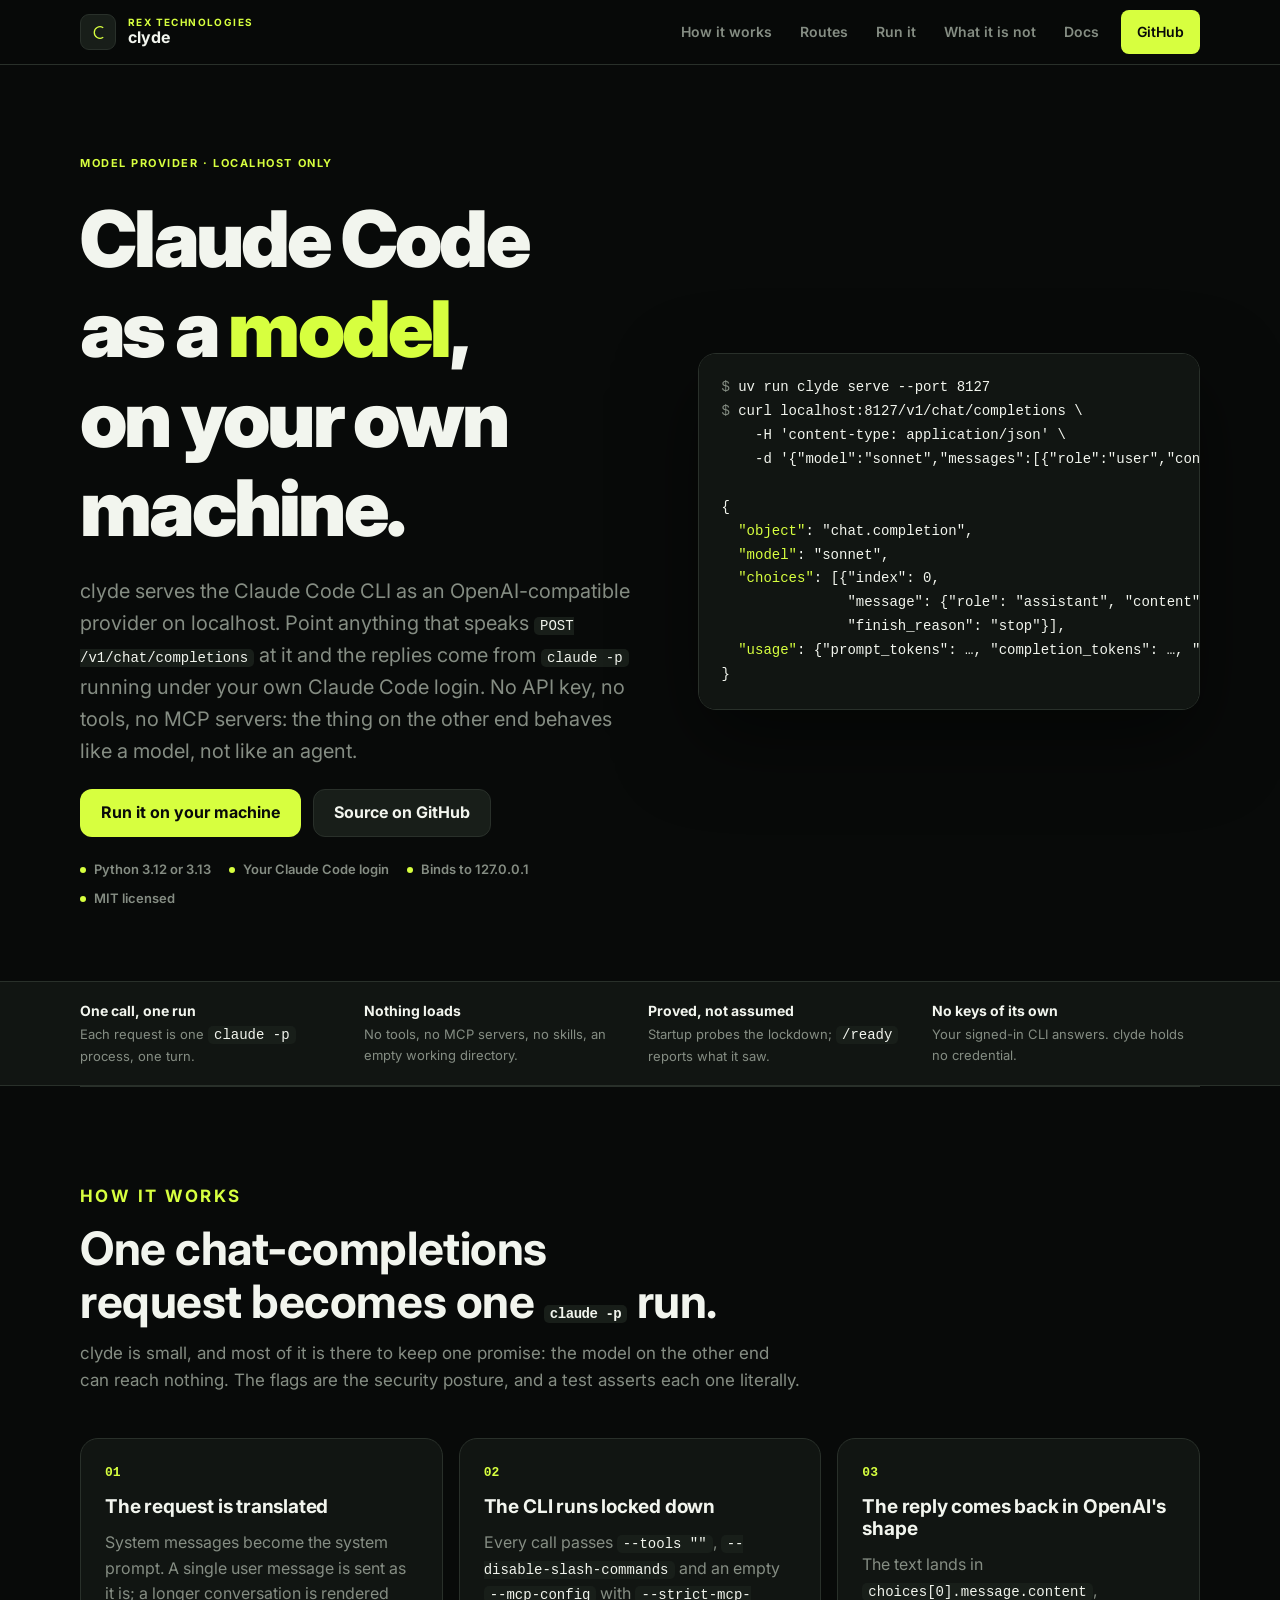
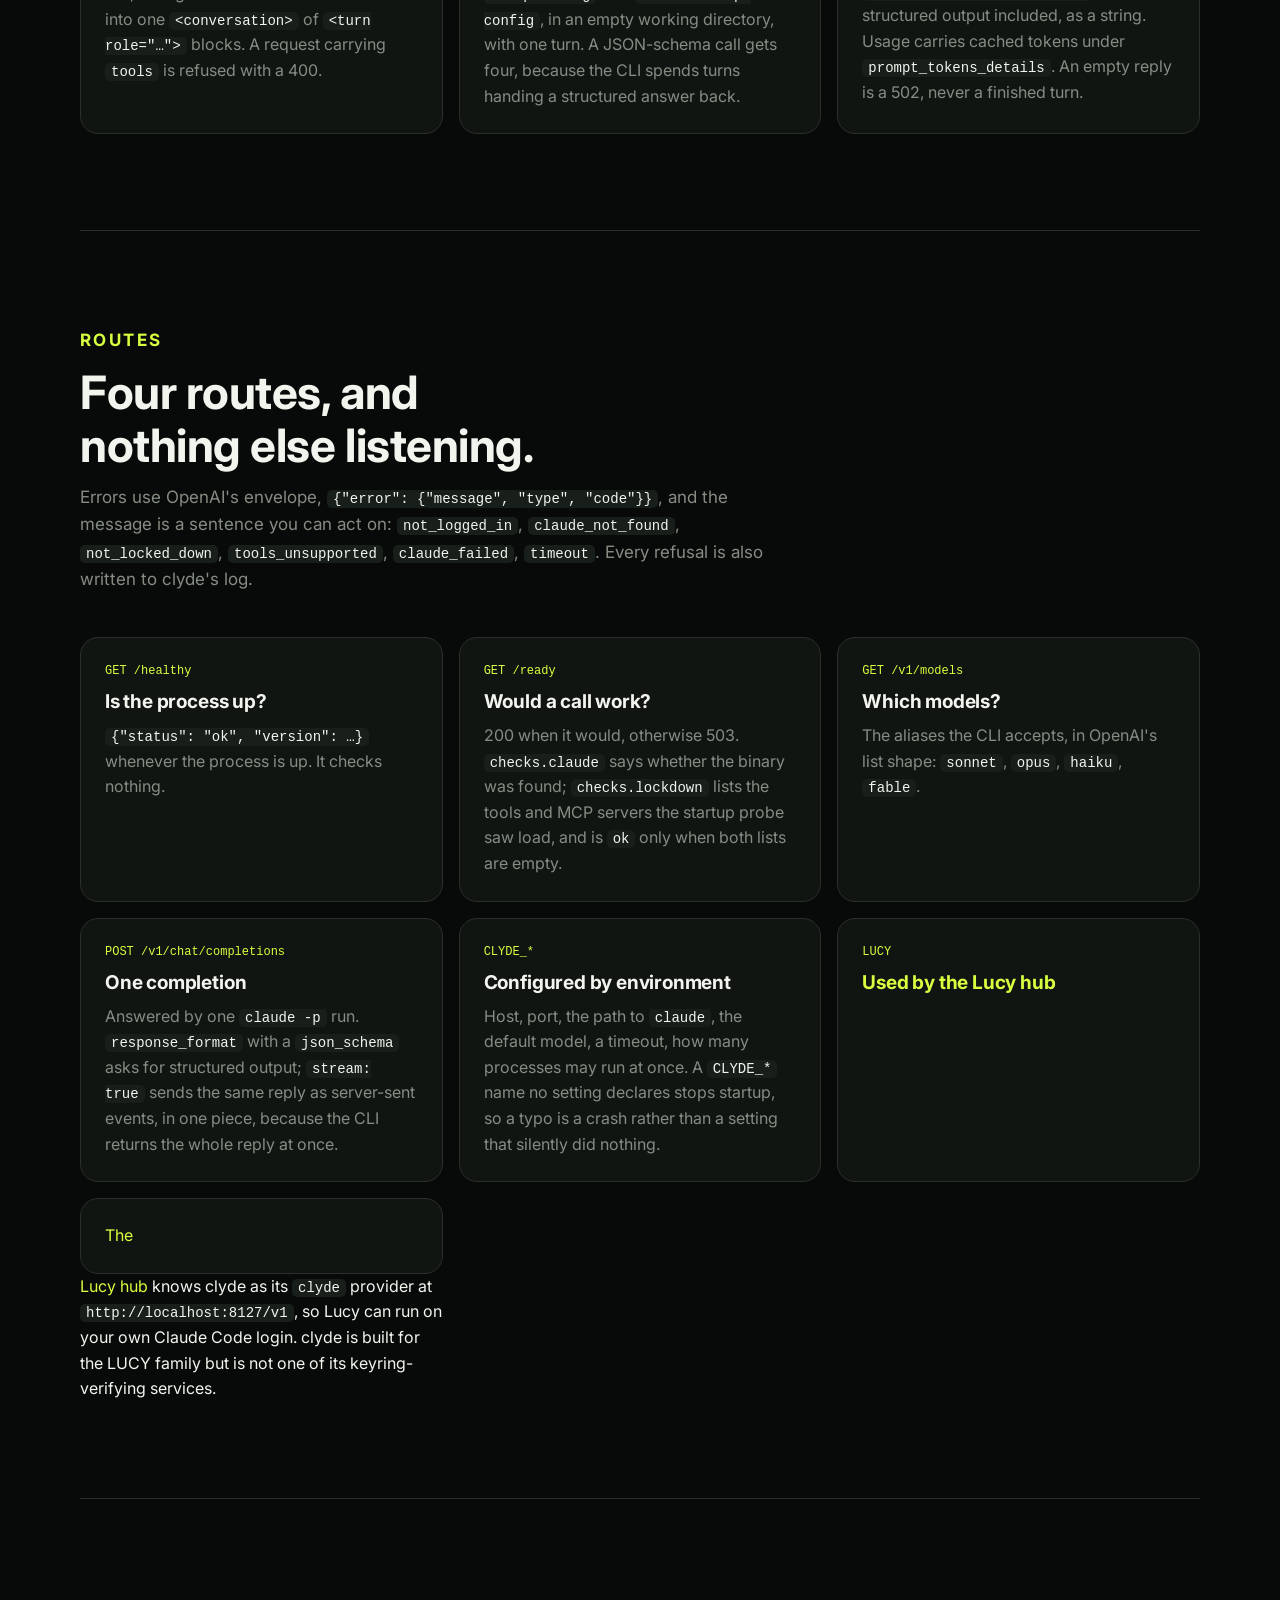
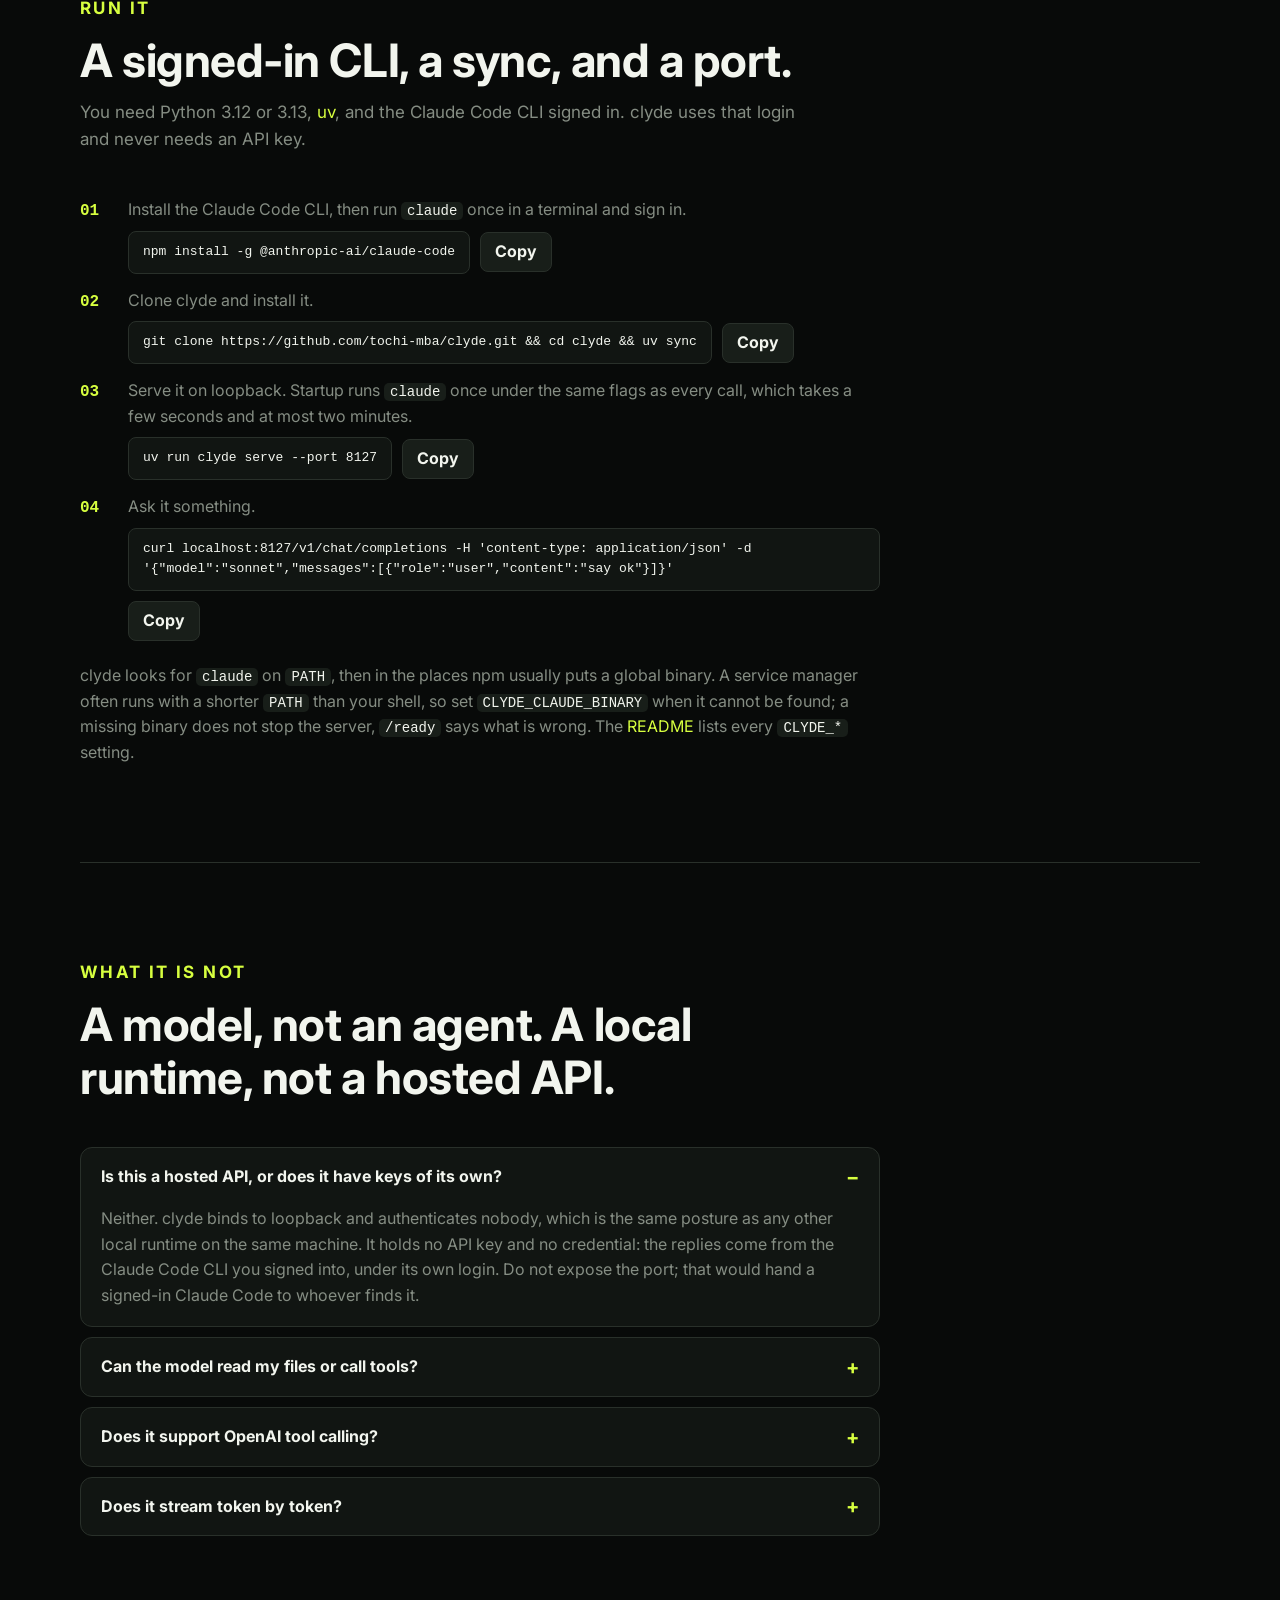
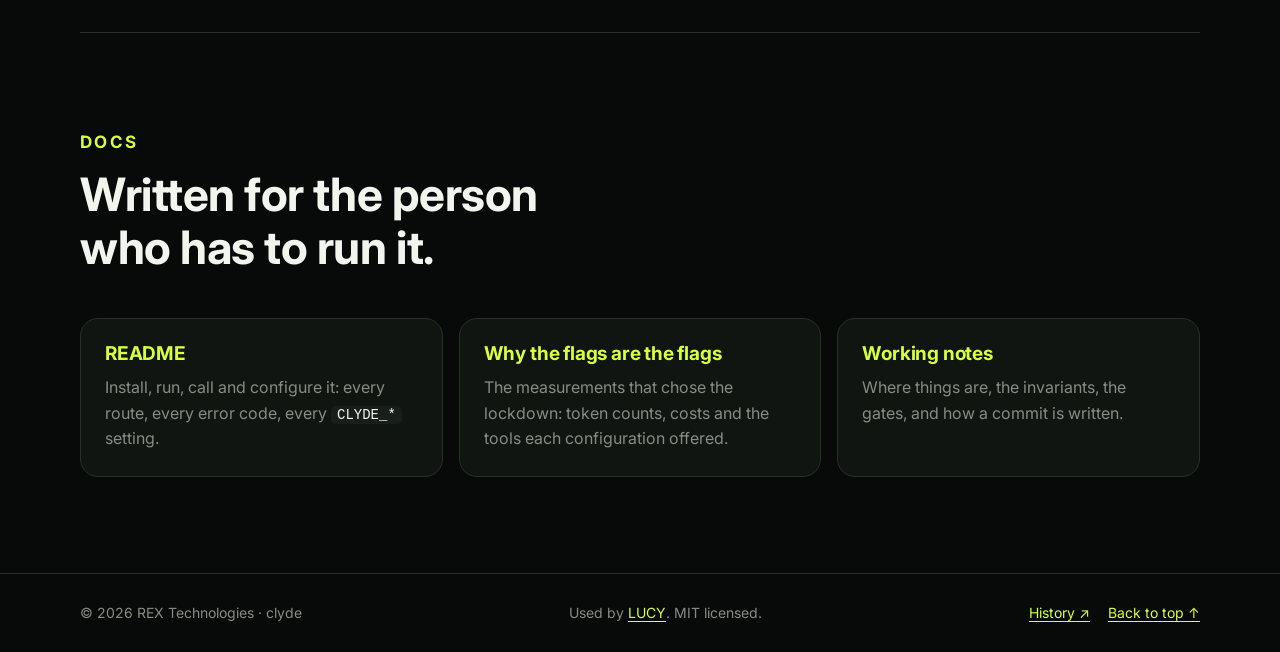
<file: site/index.html>
<!doctype html>
<html lang="en" class="no-js">
<head>
<meta charset="utf-8">
<meta name="viewport" content="width=device-width,initial-scale=1">
<meta name="description" content="clyde serves the Claude Code CLI as an OpenAI-compatible model provider on localhost. Replies come from claude -p under your own Claude Code login, with no tools, no MCP servers and no API key. A REX Technologies product.">
<meta name="robots" content="index,follow">
<meta name="color-scheme" content="dark">
<meta name="theme-color" content="#080A09">
<meta property="og:title" content="clyde — Claude Code as a model provider on localhost — REX Technologies">
<meta property="og:description" content="Point anything that speaks POST /v1/chat/completions at it. The replies come from claude -p running under your own login, with nothing loaded.">
<meta property="og:type" content="website">
<meta property="og:url" content="https://tochi-mba.github.io/clyde/">
<meta name="twitter:card" content="summary">
<link rel="canonical" href="https://tochi-mba.github.io/clyde/">
<link rel="icon" href="favicon.svg" type="image/svg+xml">
<link rel="preconnect" href="https://fonts.googleapis.com">
<link rel="preconnect" href="https://fonts.gstatic.com" crossorigin>
<link href="https://fonts.googleapis.com/css2?family=Inter:wght@400;600;700;900&display=swap" rel="stylesheet">
<link rel="stylesheet" href="styles.css">
<script>document.documentElement.classList.replace("no-js","js");</script>
<noscript><style>@media(max-width:760px){.site-nav{display:flex!important;position:static!important;flex-direction:column}.menu-button{display:none!important}}</style></noscript>
<title>clyde — Claude Code as a model provider on localhost — REX Technologies</title>
</head>
<body>
<a class="skip-link" href="#main">Skip to content</a>
<div class="ambient ambient-one" aria-hidden="true"></div>
<div class="ambient ambient-two" aria-hidden="true"></div>

<header class="site-header">
  <div class="container nav-wrap">
    <a class="brand" href="#top" aria-label="clyde, by REX Technologies">
      <span class="brand-mark" aria-hidden="true"><svg viewBox="0 0 32 32"><path d="M22 9a8 8 0 1 0 0 14"/></svg></span>
      <span class="brand-lockup"><span class="brand-company">REX Technologies</span><span class="brand-name">clyde</span></span>
    </a>
    <button class="menu-button" type="button" aria-expanded="false" aria-controls="site-nav"><span class="sr-only">Toggle navigation</span><span></span><span></span></button>
    <nav id="site-nav" class="site-nav" aria-label="Primary navigation">
      <a href="#how">How it works</a>
      <a href="#routes">Routes</a>
      <a href="#install">Run it</a>
      <a href="#not">What it is not</a>
      <a href="#docs">Docs</a>
      <a class="nav-github" href="https://github.com/tochi-mba/clyde">GitHub</a>
    </nav>
  </div>
</header>

<main id="main">
  <section class="hero container" id="top">
    <div class="hero-copy">
      <p class="eyebrow signal">Model provider · localhost only</p>
      <h1>Claude Code as a <span>model</span>, on your own machine.</h1>
      <p class="hero-lede">
        clyde serves the Claude Code CLI as an OpenAI-compatible provider on localhost. Point
        anything that speaks <code>POST /v1/chat/completions</code> at it and the replies come
        from <code>claude -p</code> running under your own Claude Code login. No API key, no
        tools, no MCP servers: the thing on the other end behaves like a model, not like an agent.
      </p>
      <div class="hero-actions">
        <a class="button button-primary" href="#install">Run it on your machine</a>
        <a class="button button-secondary" href="https://github.com/tochi-mba/clyde">Source on GitHub</a>
      </div>
      <div class="hero-meta">
        <span>Python 3.12 or 3.13</span>
        <span>Your Claude Code login</span>
        <span>Binds to 127.0.0.1</span>
        <span>MIT licensed</span>
      </div>
    </div>
    <pre class="console" aria-label="A chat completion answered by clyde"><code><span class="you">$</span> uv run clyde serve --port 8127
<span class="you">$</span> curl localhost:8127/v1/chat/completions \
    -H 'content-type: application/json' \
    -d '{"model":"sonnet","messages":[{"role":"user","content":"say ok"}]}'

{
  <span class="k">"object"</span>: "chat.completion",
  <span class="k">"model"</span>: "sonnet",
  <span class="k">"choices"</span>: [{"index": 0,
               "message": {"role": "assistant", "content": <span class="s">"ok"</span>},
               "finish_reason": "stop"}],
  <span class="k">"usage"</span>: {"prompt_tokens": …, "completion_tokens": …, "total_tokens": …}
}</code></pre>
  </section>

  <section class="trust-strip">
    <div class="container trust-grid">
      <div><strong>One call, one run</strong><span>Each request is one <code>claude -p</code> process, one turn.</span></div>
      <div><strong>Nothing loads</strong><span>No tools, no MCP servers, no skills, an empty working directory.</span></div>
      <div><strong>Proved, not assumed</strong><span>Startup probes the lockdown; <code>/ready</code> reports what it saw.</span></div>
      <div><strong>No keys of its own</strong><span>Your signed-in CLI answers. clyde holds no credential.</span></div>
    </div>
  </section>

  <section class="section container" id="how">
    <div class="section-heading">
      <p class="eyebrow signal">How it works</p>
      <h2>One chat-completions request becomes one <code>claude -p</code> run.</h2>
      <p>clyde is small, and most of it is there to keep one promise: the model on the other end can reach nothing. The flags are the security posture, and a test asserts each one literally.</p>
    </div>
    <div class="steps">
      <div class="step">
        <span class="step-number">01</span>
        <h3>The request is translated</h3>
        <p>System messages become the system prompt. A single user message is sent as it is; a longer conversation is rendered into one <code>&lt;conversation&gt;</code> of <code>&lt;turn role="…"&gt;</code> blocks. A request carrying <code>tools</code> is refused with a 400.</p>
      </div>
      <div class="step">
        <span class="step-number">02</span>
        <h3>The CLI runs locked down</h3>
        <p>Every call passes <code>--tools ""</code>, <code>--disable-slash-commands</code> and an empty <code>--mcp-config</code> with <code>--strict-mcp-config</code>, in an empty working directory, with one turn. A JSON-schema call gets four, because the CLI spends turns handing a structured answer back.</p>
      </div>
      <div class="step">
        <span class="step-number">03</span>
        <h3>The reply comes back in OpenAI's shape</h3>
        <p>The text lands in <code>choices[0].message.content</code>, structured output included, as a string. Usage carries cached tokens under <code>prompt_tokens_details</code>. An empty reply is a 502, never a finished turn.</p>
      </div>
    </div>
  </section>

  <section class="section container" id="routes">
    <div class="section-heading">
      <p class="eyebrow signal">Routes</p>
      <h2>Four routes, and nothing else listening.</h2>
      <p>Errors use OpenAI's envelope, <code>{"error": {"message", "type", "code"}}</code>, and the message is a sentence you can act on: <code>not_logged_in</code>, <code>claude_not_found</code>, <code>not_locked_down</code>, <code>tools_unsupported</code>, <code>claude_failed</code>, <code>timeout</code>. Every refusal is also written to clyde's log.</p>
    </div>
    <div class="feature-grid">
      <div class="feature-card"><span class="meta">GET /healthy</span><h3>Is the process up?</h3><p><code>{"status": "ok", "version": …}</code> whenever the process is up. It checks nothing.</p></div>
      <div class="feature-card"><span class="meta">GET /ready</span><h3>Would a call work?</h3><p>200 when it would, otherwise 503. <code>checks.claude</code> says whether the binary was found; <code>checks.lockdown</code> lists the tools and MCP servers the startup probe saw load, and is <code>ok</code> only when both lists are empty.</p></div>
      <div class="feature-card"><span class="meta">GET /v1/models</span><h3>Which models?</h3><p>The aliases the CLI accepts, in OpenAI's list shape: <code>sonnet</code>, <code>opus</code>, <code>haiku</code>, <code>fable</code>.</p></div>
      <div class="feature-card"><span class="meta">POST /v1/chat/completions</span><h3>One completion</h3><p>Answered by one <code>claude -p</code> run. <code>response_format</code> with a <code>json_schema</code> asks for structured output; <code>stream: true</code> sends the same reply as server-sent events, in one piece, because the CLI returns the whole reply at once.</p></div>
      <div class="feature-card"><span class="meta">CLYDE_*</span><h3>Configured by environment</h3><p>Host, port, the path to <code>claude</code>, the default model, a timeout, how many processes may run at once. A <code>CLYDE_*</code> name no setting declares stops startup, so a typo is a crash rather than a setting that silently did nothing.</p></div>
      <a class="feature-card link" href="https://tochi-mba.github.io/LUCY-assistant/"><span class="meta">LUCY</span><h3>Used by the Lucy hub</h3><p>The <a href="https://tochi-mba.github.io/LUCY-assistant/">Lucy hub</a> knows clyde as its <code>clyde</code> provider at <code>http://localhost:8127/v1</code>, so Lucy can run on your own Claude Code login. clyde is built for the LUCY family but is not one of its keyring-verifying services.</p></a>
    </div>
  </section>

  <section class="section container" id="install">
    <div class="section-heading">
      <p class="eyebrow signal">Run it</p>
      <h2>A signed-in CLI, a sync, and a port.</h2>
      <p>You need Python 3.12 or 3.13, <a href="https://docs.astral.sh/uv/">uv</a>, and the Claude Code CLI signed in. clyde uses that login and never needs an API key.</p>
    </div>
    <ol class="install-steps">
      <li>Install the Claude Code CLI, then run <code>claude</code> once in a terminal and sign in.
        <div class="command-row"><code>npm install -g @anthropic-ai/claude-code</code><button class="copy-button" type="button" data-copy="npm install -g @anthropic-ai/claude-code">Copy</button></div>
      </li>
      <li>Clone clyde and install it.
        <div class="command-row"><code>git clone https://github.com/tochi-mba/clyde.git &amp;&amp; cd clyde &amp;&amp; uv sync</code><button class="copy-button" type="button" data-copy="git clone https://github.com/tochi-mba/clyde.git && cd clyde && uv sync">Copy</button></div>
      </li>
      <li>Serve it on loopback. Startup runs <code>claude</code> once under the same flags as every call, which takes a few seconds and at most two minutes.
        <div class="command-row"><code>uv run clyde serve --port 8127</code><button class="copy-button" type="button" data-copy="uv run clyde serve --port 8127">Copy</button></div>
      </li>
      <li>Ask it something.
        <div class="command-row"><code>curl localhost:8127/v1/chat/completions -H 'content-type: application/json' -d '{"model":"sonnet","messages":[{"role":"user","content":"say ok"}]}'</code><button class="copy-button" type="button" data-copy='curl localhost:8127/v1/chat/completions -H &#39;content-type: application/json&#39; -d &#39;{"model":"sonnet","messages":[{"role":"user","content":"say ok"}]}&#39;'>Copy</button></div>
      </li>
    </ol>
    <p class="install-note">clyde looks for <code>claude</code> on <code>PATH</code>, then in the places npm usually puts a global binary. A service manager often runs with a shorter <code>PATH</code> than your shell, so set <code>CLYDE_CLAUDE_BINARY</code> when it cannot be found; a missing binary does not stop the server, <code>/ready</code> says what is wrong. The <a href="https://github.com/tochi-mba/clyde#configure-it">README</a> lists every <code>CLYDE_*</code> setting.</p>
    <p id="copy-status" class="sr-only" aria-live="polite"></p>
  </section>

  <section class="section container" id="not">
    <div class="section-heading">
      <p class="eyebrow signal">What it is not</p>
      <h2>A model, not an agent. A local runtime, not a hosted API.</h2>
    </div>
    <div class="faq">
      <details open>
        <summary>Is this a hosted API, or does it have keys of its own?</summary>
        <p>Neither. clyde binds to loopback and authenticates nobody, which is the same posture as any other local runtime on the same machine. It holds no API key and no credential: the replies come from the Claude Code CLI you signed into, under its own login. Do not expose the port; that would hand a signed-in Claude Code to whoever finds it.</p>
      </details>
      <details>
        <summary>Can the model read my files or call tools?</summary>
        <p>No. Every call runs with no tools, no MCP servers, no skills and an empty working directory, and with one turn. That is checked, not assumed: at startup the CLI runs once under the same flags, <code>/ready</code> reports what it loaded, and every call is refused with a 503 unless that was nothing.</p>
      </details>
      <details>
        <summary>Does it support OpenAI tool calling?</summary>
        <p>No. A request carrying <code>tools</code> is refused with a 400 <code>tools_unsupported</code>. Ask for structured output through <code>response_format</code> instead; the JSON arrives as a string in <code>choices[0].message.content</code>, which is where a chat-completions client looks for it. A reply that comes back as tool-call syntax is asked for again, once.</p>
      </details>
      <details>
        <summary>Does it stream token by token?</summary>
        <p>Not today. <code>stream: true</code> sends the reply as server-sent events, one chunk with the text, one with the finish reason, one with usage, then <code>data: [DONE]</code>, but <code>claude -p</code> returns the whole reply at once, so it arrives in one piece.</p>
      </details>
    </div>
  </section>

  <section class="section container" id="docs">
    <div class="section-heading">
      <p class="eyebrow signal">Docs</p>
      <h2>Written for the person who has to run it.</h2>
    </div>
    <div class="feature-grid">
      <a class="feature-card link" href="https://github.com/tochi-mba/clyde#readme"><h3>README</h3><p>Install, run, call and configure it: every route, every error code, every <code>CLYDE_*</code> setting.</p></a>
      <a class="feature-card link" href="https://github.com/tochi-mba/clyde/blob/main/docs/design.md"><h3>Why the flags are the flags</h3><p>The measurements that chose the lockdown: token counts, costs and the tools each configuration offered.</p></a>
      <a class="feature-card link" href="https://github.com/tochi-mba/clyde/blob/main/AGENTS.md"><h3>Working notes</h3><p>Where things are, the invariants, the gates, and how a commit is written.</p></a>
    </div>
  </section>
</main>

<footer class="site-footer">
  <div class="container footer-wrap">
    <span>© <span id="year">2026</span> REX Technologies · clyde</span>
    <span>Used by <a href="https://tochi-mba.github.io/LUCY-assistant/">LUCY</a>. MIT licensed.</span>
    <span class="footer-links">
      <a href="https://github.com/tochi-mba/clyde/commits/main">History <span aria-hidden="true">↗</span></a>
      <a href="#top">Back to top <span aria-hidden="true">↑</span></a>
    </span>
  </div>
</footer>
<script src="app.js" defer></script>
</body>
</html>
</file>
<file: site/styles.css>
/* LUCY — REX Technologies. The ink/signal palette shared across REX products; dark by design. */

:root{
  --ink:#080A09;
  --panel:#111512;
  --raised:#181E19;
  --line:#29302A;
  --text:#F2F5EE;
  --muted:#858D83;
  --signal:#D7FF3F;
  --live:#FF774D;
  --signal-wash:rgba(215,255,63,.10);
  --radius-s:8px;
  --radius-m:12px;
  --radius-l:18px;
  --gutter:clamp(16px,4vw,32px);
  --page:1120px;
  --section:clamp(56px,8vw,96px);
  --font:Inter,"Segoe UI",system-ui,-apple-system,"Helvetica Neue",Arial,sans-serif;
  --mono:"Cascadia Mono","SF Mono",Consolas,ui-monospace,Menlo,monospace;
  color-scheme:dark;
}

*,*::before,*::after{box-sizing:border-box}
html{background:var(--ink);scroll-behavior:smooth;-webkit-text-size-adjust:100%;overflow-x:hidden}
body{margin:0;background:var(--ink);color:var(--text);font-family:var(--font);font-size:16px;line-height:1.6;-webkit-font-smoothing:antialiased;overflow-x:hidden}
a{color:var(--signal);text-decoration:none}
a:hover{text-decoration:underline}
button{font:inherit}
svg{display:block}
code,kbd,pre{font-family:var(--mono)}
:focus-visible{outline:2px solid var(--signal);outline-offset:3px;border-radius:4px}

.container{width:min(var(--page),100% - 2 * var(--gutter));margin-inline:auto}
.section{padding:var(--section) 0;border-top:1px solid var(--line)}
.sr-only{position:absolute;width:1px;height:1px;padding:0;margin:-1px;overflow:hidden;clip:rect(0,0,0,0);white-space:nowrap;border:0}
.skip-link{position:absolute;left:12px;top:-60px;background:var(--signal);color:var(--ink);padding:10px 14px;border-radius:var(--radius-s);font-weight:700;z-index:100}
.skip-link:focus{top:12px}

h1,h2,h3{margin:0;line-height:1.15;font-weight:700;letter-spacing:-.01em}
h1,h2{text-wrap:balance}
h1{font-size:clamp(40px,6.4vw,78px);letter-spacing:-.035em;font-weight:900}
h1 span{color:var(--signal)}
h2{font-size:clamp(28px,4.2vw,46px)}
h3{font-size:19px}
p{margin:0}
strong{font-weight:700;color:var(--text)}
code{color:var(--text);background:var(--raised);padding:1px 6px;border-radius:5px;font-size:14px}
pre code{padding:0;background:none}

.eyebrow{font-size:11px;font-weight:700;letter-spacing:.14em;text-transform:uppercase;color:var(--muted);display:flex;align-items:center;gap:9px}
.eyebrow.signal{color:var(--signal)}

.ambient{position:fixed;border-radius:50%;filter:blur(90px);pointer-events:none;opacity:.14;z-index:-2}
.ambient-one{width:520px;height:520px;background:var(--signal);top:90px;right:-230px}
.ambient-two{width:420px;height:420px;background:var(--live);top:620px;left:-250px}

/* Header */
.site-header{position:sticky;top:0;z-index:50;background:rgba(8,10,9,.86);backdrop-filter:blur(12px);-webkit-backdrop-filter:blur(12px);border-bottom:1px solid var(--line)}
.nav-wrap{min-height:64px;display:flex;align-items:center;gap:12px}
.brand{display:flex;align-items:center;gap:12px;color:var(--text);min-height:44px}
.brand:hover{text-decoration:none}
.brand-mark{width:36px;height:36px;border-radius:9px;display:grid;place-items:center;background:var(--raised);border:1px solid var(--line)}
.brand-mark svg{width:23px;fill:none;stroke:var(--signal);stroke-width:1.8;stroke-linecap:round;stroke-linejoin:round}
.brand-lockup{display:flex;flex-direction:column;gap:1px;line-height:1.08}
.brand-company{font-size:10px;font-weight:700;letter-spacing:.14em;text-transform:uppercase;color:var(--signal)}
.brand-name{font-size:16px;font-weight:700;color:var(--text)}
.site-nav{margin-left:auto;display:flex;align-items:center;gap:4px}
.site-nav a{color:var(--muted);font-size:14px;font-weight:600;white-space:nowrap;padding:10px 12px;border-radius:var(--radius-s);min-height:44px;display:inline-flex;align-items:center}
.site-nav a:hover{color:var(--text);text-decoration:none;background:var(--raised)}
.nav-github{color:var(--ink)!important;background:var(--signal)!important;margin-left:6px;padding-inline:16px!important}
.nav-github:hover{opacity:.9}
.menu-button{margin-left:auto;display:none;min-width:44px;min-height:44px;padding:0 12px;border:1px solid var(--line);border-radius:var(--radius-s);background:transparent;color:var(--text);cursor:pointer}
.menu-button span:not(.sr-only){display:block;width:16px;height:2px;background:currentColor;margin:5px auto}

/* Hero */
.hero{display:grid;grid-template-columns:1.05fr .95fr;gap:clamp(28px,5vw,64px);align-items:center;padding:clamp(48px,7vw,96px) 0 clamp(40px,6vw,72px)}
.hero-copy{display:flex;flex-direction:column;gap:22px}
.hero-lede{font-size:clamp(17px,1.6vw,20px);color:var(--muted);max-width:56ch}
.hero-actions{display:flex;flex-wrap:wrap;gap:12px}
.hero-meta{display:flex;flex-wrap:wrap;gap:8px 18px;color:var(--muted);font-size:13px;font-weight:600}
.hero-meta span::before{content:"";display:inline-block;width:6px;height:6px;border-radius:50%;background:var(--signal);margin-right:8px;vertical-align:middle}
.button{display:inline-flex;align-items:center;gap:8px;min-height:48px;padding:0 20px;border-radius:var(--radius-m);font-weight:700;border:1px solid transparent}
.button:hover{text-decoration:none}
.button-primary{background:var(--signal);color:var(--ink)}
.button-primary:hover{filter:brightness(1.05)}
.button-secondary{background:var(--raised);color:var(--text);border-color:var(--line)}
.button-secondary:hover{border-color:var(--muted)}

/* A window showing a conversation or a plan */
.console{margin:0;padding:22px;border-radius:var(--radius-l);background:var(--panel);border:1px solid var(--line);overflow:auto;font-size:13.5px;line-height:1.7;color:var(--text);box-shadow:0 30px 80px rgba(0,0,0,.5)}
.console .you{color:var(--muted)}
.console .k{color:var(--signal)}
.console .s{color:var(--live)}

/* Trust strip */
.trust-strip{border-top:1px solid var(--line);border-bottom:1px solid var(--line);background:var(--panel)}
.trust-grid{display:grid;grid-template-columns:repeat(4,1fr);gap:16px;padding:18px 0}
.trust-grid div{display:flex;flex-direction:column;gap:2px}
.trust-grid strong{font-size:14px}
.trust-grid span{font-size:13px;color:var(--muted)}

/* Sections */
.section-heading{display:flex;flex-direction:column;gap:12px;max-width:72ch;margin-bottom:clamp(28px,4vw,44px)}
.section-heading p{color:var(--muted);font-size:17px}
.steps{display:grid;grid-template-columns:repeat(3,1fr);gap:16px}
.step{background:var(--panel);border:1px solid var(--line);border-radius:var(--radius-l);padding:24px;display:flex;flex-direction:column;gap:12px}
.step p{color:var(--muted)}
.step-number{font-family:var(--mono);color:var(--signal);font-weight:700;font-size:13px}
.feature-grid{display:grid;grid-template-columns:repeat(3,1fr);gap:16px}
.feature-card{background:var(--panel);border:1px solid var(--line);border-radius:var(--radius-l);padding:24px;display:flex;flex-direction:column;gap:10px}
.feature-card p{color:var(--muted)}
.feature-card.link:hover{border-color:var(--muted);text-decoration:none}
.feature-card .meta{font-family:var(--mono);font-size:12px;color:var(--signal)}

/* Install */
.install-steps{margin:0;padding-left:0;list-style:none;counter-reset:step;display:grid;gap:14px;max-width:80ch}
.install-steps li{counter-increment:step;position:relative;padding-left:48px;color:var(--muted)}
.install-steps li::before{content:counter(step,decimal-leading-zero);position:absolute;left:0;top:2px;font-family:var(--mono);font-weight:700;color:var(--signal)}
.install-steps a{text-decoration:underline;text-underline-offset:3px}
.command-row{display:flex;flex-wrap:wrap;align-items:center;gap:10px;margin-top:8px}
.command-row code{padding:10px 14px;border-radius:var(--radius-s);border:1px solid var(--line);background:var(--panel);font-size:13px;overflow:auto;max-width:100%}
.copy-button{min-height:40px;padding:0 14px;border-radius:var(--radius-s);border:1px solid var(--line);background:var(--raised);color:var(--text);font-weight:700;cursor:pointer}
.copy-button:hover{border-color:var(--muted)}
.install-note{margin-top:22px;color:var(--muted);max-width:80ch}

/* FAQ */
.faq{display:grid;gap:10px;max-width:80ch}
.faq details{background:var(--panel);border:1px solid var(--line);border-radius:var(--radius-m);padding:0 20px}
.faq summary{cursor:pointer;padding:16px 0;font-weight:700;list-style:none;display:flex;justify-content:space-between;gap:16px;align-items:center}
.faq summary::-webkit-details-marker{display:none}
.faq summary::after{content:"+";color:var(--signal);font-weight:700;font-size:20px;line-height:1}
.faq details[open] summary::after{content:"−"}
.faq p{padding:0 0 18px;color:var(--muted)}

/* Footer */
.site-footer{border-top:1px solid var(--line);padding:28px 0;color:var(--muted);font-size:14px}
.footer-wrap{display:flex;flex-wrap:wrap;justify-content:space-between;gap:10px}
.site-footer a{text-decoration:underline;text-underline-offset:3px}
.footer-links{display:flex;flex-wrap:wrap;gap:18px}

/* 404 */
.not-found{padding:clamp(72px,14vh,140px) 0;max-width:720px}
.not-found h1{margin:14px 0 0;font-size:clamp(34px,5.6vw,60px)}
.not-found .hero-lede{margin-top:16px}
.not-found .hero-actions{margin-top:28px}

@media(prefers-reduced-motion:reduce){html{scroll-behavior:auto}*,*::before,*::after{transition:none!important;animation:none!important}}

/* Responsive */
@media(max-width:1000px){
  .hero{grid-template-columns:1fr}
  .steps,.feature-grid{grid-template-columns:repeat(2,1fr)}
  .trust-grid{grid-template-columns:repeat(2,1fr)}
}
@media(max-width:760px){
  .menu-button{display:block}
  .site-nav{display:none;position:absolute;left:0;right:0;top:100%;flex-direction:column;align-items:stretch;padding:10px var(--gutter) 16px;background:var(--ink);border-bottom:1px solid var(--line)}
  .site-nav.open{display:flex}
  .site-nav a{min-height:46px}
  .nav-github{margin-left:0;justify-content:center}
  .brand-name{font-size:14px}
  .steps,.feature-grid{grid-template-columns:1fr}
}
@media(max-width:420px){
  .trust-grid{grid-template-columns:1fr}
}
</file>
